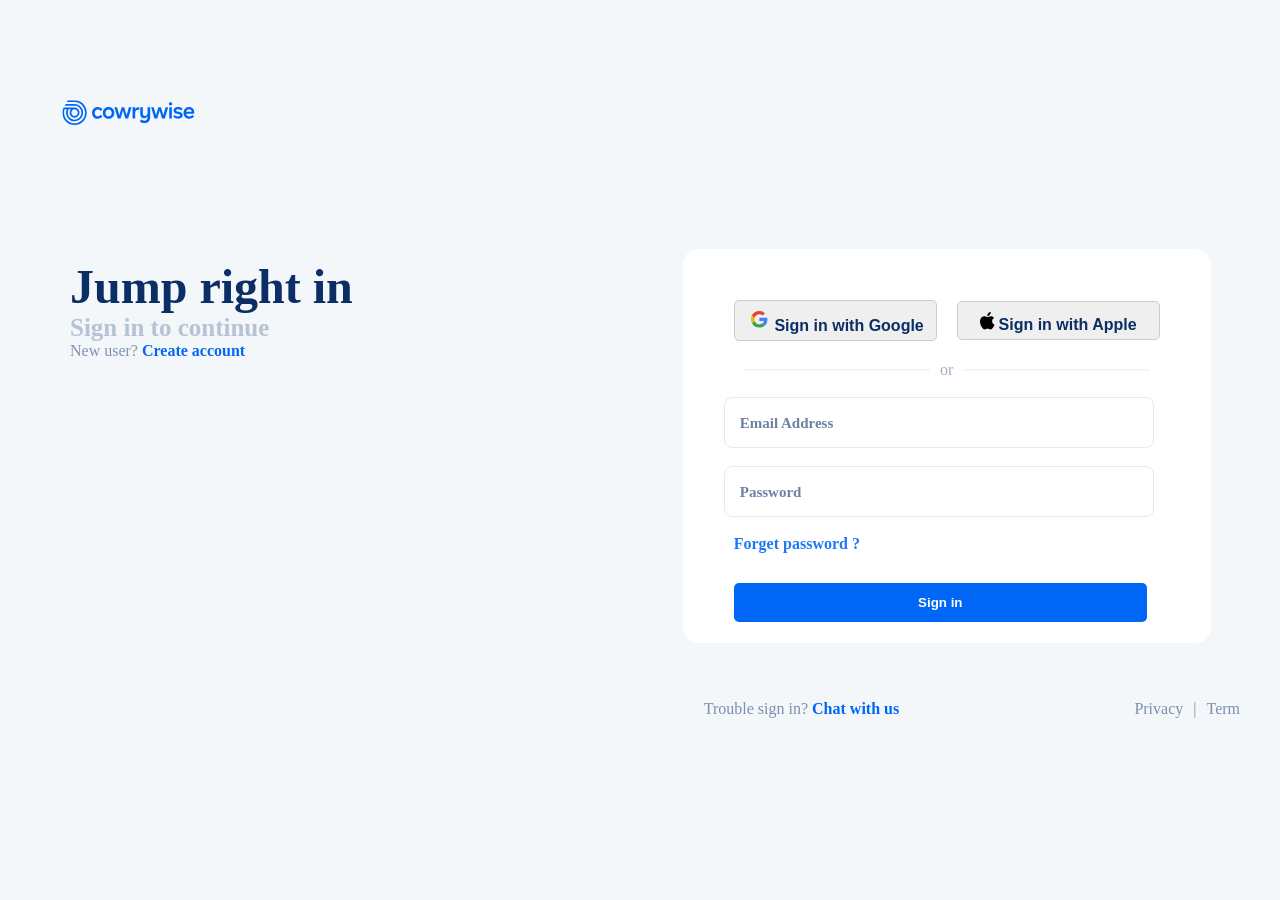
<file: signin.html>
<!DOCTYPE html>
<html lang="en">
<head>
    <meta charset="UTF-8">
    <meta name="viewport" content="width=device-width, initial-scale=1.0">
    <title>Sign in page</title>
    <link rel="preconnect" href="https://fonts.googleapis.com">
<link rel="preconnect" href="https://fonts.gstatic.com" crossorigin>
<link href="https://fonts.googleapis.com/css2?family=Google+Sans:ital,opsz,wght@0,17..18,400..700;1,17..18,400..700&family=Poppins:ital,wght@0,100;0,200;0,300;0,400;0,500;0,600;0,700;0,800;0,900;1,100;1,200;1,300;1,400;1,500;1,600;1,700;1,800;1,900&display=swap" rel="stylesheet">
</head>
<style>
    *{
        margin: 0px;
        padding: 0px;
        box-sizing: border-box;
    }
    body{
        background-color: #f4f7fa;
    }
    .img-fluid{
        margin-top: 100px;
        margin-left: 50px;
    }
    .img-fluid img{
        font-size: 16px;
    }
    .card-body{
        margin-top: 120px;
        margin-left: 60px;
        display: flex;
        gap: 20em;
        font-family: 'Poppins' sans-serif;
    }
    .left-page{
        display: inline;
        padding: 10px;
        font-family: 'Poppins' sans-serif;
    }
    .left-page h3{
        font-size: 48px;
        color: #0a2e65;
    

    }
    .left-page h5{
        font-size: 25px;
        color: #b7c3d3;
        font-weight: 700;
    }
    .left-page span{
        font-size: 16px;
        color:#8094b0 ;
        font-weight: 400;

    }
    .left-page span a{
        text-decoration: none;
        color:#0468f5 ;
        font-weight: 700;
    }
    .font-tag{
        background-color: #fff;
        border: 1px solid #fff;
        border-radius: 15px;
        padding-top: 20px;
        padding-left: 20px;
        padding-right: 20px;
        padding-bottom: 60px;
        width: 100%;
        max-width: 33em;
       
    }
    .button{
        margin-top: 30px;
        margin-left: 30px;
        margin-right: 30px;
        display: flex;
        justify-content:space-between ;
        align-items: center;
        text-align: center;
        gap: 20px;
    }
    .google{
        width: 50%;
        padding: 5px;
        justify-content: space-around;
        align-items: center;
        text-align: center;
        border: 1px solid #ccc;
        border-radius: 5px;
        
    }
    .google img{
        justify-content: center;
        
    }
    .google span{
        font-size: 16px;
        font-weight: 600;
        justify-content: center;
        align-items: center;
        color: #0a2e65;
    }
    .apple{
        width: 50%;
        padding: 5px;
        border: 1px solid #ccc;
        border-radius: 5px;
       
       
    }
    .apple img{
         justify-content: center;
        padding-top: 5px;
    }
    .apple span{
          font-size: 16px;
        font-weight: 600;
        padding-bottom: 10px;
        justify-content: center;
        align-items: center;
        color: #0a2e65;
    }
    .text-divider{
        display:flex;
        justify-content: center;
        align-items: center;
        gap: 10px;
        margin-top: 20px;
         padding: 0px 40px;
        
    }
    .text-divider hr{
        width: 100%;
        border: 1px solid #f3f4f7; 
    }
    .text-divider span{
        color: #a0aec3;
    }
     :root{
    --accent:#0b66ff;
    --muted:#6c82a3;
  }

  .field {
    position: relative;
    margin: 18px 0;
    padding-left: 20px;
    width: 450px;
  }

  .field input {
    width: 100%;
    padding: 14px 12px;
    padding-top: 18px; 
    border: 1px solid #e6e9ef;
    border-radius: 8px;
    font-size: 15px;
    outline: none;
    transition: border-color .15s, box-shadow .15s;
    background: #fff;
  }

  .field input:focus {
    border-color: var(--accent);
    box-shadow: 0 6px 18px rgba(11,102,255,0.08);
  }

  .field .legend {
    position: absolute;
    left: 30px;
    top: 50%;
    transform: translateY(-50%);
    color: var(--muted);
    font-size: 15px;
    font-weight: 600;
    pointer-events: none;
    transition: transform .15s ease, font-size .15s ease, top .15s ease, color .15s;
    background-color: #ffffff;
    padding: 0 6px;
  }


  .field input:focus + .legend,
  .field input:not(:placeholder-shown) + .legend {
    top: -8px;
    transform: none;
    font-size: 12px;
    color: var(--accent);
  }

  
  .field.filled .legend {
    top: -8px;
    transform: none;
    font-size: 12px;
    color: var(--accent);
  }
  .field-set{
     position: relative;
    margin: 18px 0;
    padding-left: 20px;
    width: 450px;
  }
  .field-set input{
    width: 100%;
    padding: 14px 12px;
    padding-top: 18px; /* leave room for the floating label */
    border: 1px solid #e6e9ef;
    border-radius: 8px;
    font-size: 15px;
    outline: none;
    transition: border-color .15s, box-shadow .15s;
    background: #fff;
  }
  .field-set input:focus{
        border-color: var(--accent);
    box-shadow: 0 6px 18px rgba(11,102,255,0.08);
  }
  .field-set .legend-page{
    position: absolute;
    left: 30px;
    top: 50%;
    transform: translateY(-50%);
    color: var(--muted);
    font-size: 15px;
    font-weight: 600;
    pointer-events: none;
    transition: transform .15s ease, font-size .15s ease, top .15s ease, color .15s;
    background-color: #ffffff;
    padding: 0 6px;
  }
  .field-set input:focus + .legend-page,
  .field-set input:not(:placeholder-shown) + .legend-page {
    top: -8px;
    transform: none;
    font-size: 12px;
    color: var(--accent);
  }
  .field-set.filled .legend-page {
    top: -8px;
    transform: none;
    font-size: 12px;
    color: var(--accent);
  }
  
   .forget a{
    text-decoration: none;
    font-family:'rency' sans-serif;
    font-size: 16px;
    font-weight: 600;
    color: #1e78f6;
    margin-left: 30px;
   }
   .brn-check{
    width: 100%;
    font-family: 'rency'poppins,sans-serif;
    
   }
   .btn-check button{
    width: 85%;
    padding: 12px;
    margin-top: 30px;
    margin-left: 30px;
    margin-right: 30px;
    background-color:#0066f5 ;
    color:#fff ;
    border: 1px #0066f5;
    border-radius: 5px;
    text-align: center;
    font-weight: 600;
   }
    .progress {
        position: absolute;
        top: 700px;
    }
    .progress span{
        color: #7c8fae;
    }
    .progress a{
        text-decoration: none;
        font-size: 16px;
        font-weight: 700;
        color: #0066f5;
    }
    .header{
        display: flex;
        gap: 10px;
        position: absolute;
        top: 700px;
        right: 40px;
    }
    .header p{
        color: #7c8fae;
    }
    /* .lead{
        margin: 10px;
        width: 5%;
        height: 0.1%;
        border-radius: 50%;
        object-fit: cover;
        display: flex;
        position: absolute;
        top: 700px;
        right: 5%;
    }
      .lead img{
        transform: ;
      } */


/* responsiveness design */

/* Small screens (Mobile) - 320px to 480px */
@media (max-width: 480px) { 
    .img-fluid {
        margin-top: 50px;
        margin-left: 20px;
    }
    
    .card-body {
        flex-direction: column;
        margin-top: 40px !important;
        margin-left: 20px !important;
        gap: 20px !important;
    }
    
    .left-page h3 {
        font-size: 28px;
    }
    
    .left-page h5 {
        font-size: 16px;
    }
    
    .left-page span {
        font-size: 14px;
    }
    
    .font-tag {
        padding: 20px 15px 40px 15px;
        max-width: 100%;
        width: 90vw;
    }
    
    .button {
        flex-direction: column;
        margin: 20px 0;
        gap: 10px;
    }
    
    .google, .apple {
        width: 100%;
        padding: 10px 5px;
    }
    
    .google img, .apple img {
        width: 16px;
        height: auto;
    }
    
    .google span, .apple span {
        font-size: 14px;
    }
    
    .field, .field-set {
        width: 100%;
        padding-left: 15px;
    }
    
    .text-divider {
        padding: 0 15px;
    }
    
    .forget a {
        margin-left: 15px;
        font-size: 14px;
    }
    
    .btn-check button {
        width: 90%;
        margin-left: 15px;
        margin-right: 15px;
        padding: 10px;
        font-size: 14px;
    }
    
    .progress {
        top: auto;
        margin-top: 20px;
        margin-left: 15px;
        font-size: 12px;
    }
    
    .progress a {
        font-size: 12px;
    }
    
    .header {
        position: relative;
        top: auto;
        right: auto;
        margin-top: 10px;
        margin-left: 15px;
        font-size: 12px;
    }
}

/* Medium screens (Tablet) - 481px to 768px */
@media (min-width: 481px) and (max-width: 768px) {
    .img-fluid {
        margin-top: 80px;
        margin-left: 30px;
    }
    
    .card-body {
        margin-left: 30px;
        gap: 15em;
    }
    
    .left-page h3 {
        font-size: 36px;
    }
    
    .left-page h5 {
        font-size: 20px;
    }
    
    .font-tag {
        max-width: 28em;
        padding: 20px;
    }
    
    .field, .field-set {
        width: 100%;
        max-width: 350px;
    }
    
    .button {
        margin: 20px 0;
        gap: 15px;
    }
}

/* Large screens (Desktop) - 769px and above */
@media (min-width: 769px) {
    .img-fluid {
        margin-top: 100px;
        margin-left: 50px;
    }
    
    .card-body {
        margin-top: 120px;
        margin-left: 60px;
        gap: 20em;
    }
    
    .left-page h3 {
        font-size: 48px;
    }
    
    .left-page h5 {
        font-size: 25px;
    }
    
    .font-tag {
        max-width: 33em;
        padding: 20px;
    }
    
    .field, .field-set {
        width: 450px;
    }
    
    .btn-check button {
        width: 85%;
    }
}
    
    
    
   
</style>
<body>
    
    <div class="img-fluid">
        <img src="/My Cowrywise _ Log In/download (2).svg" alt="">
    </div>
    <div class=" card-body">
        <div class=" left-page">
            <h3>Jump right in</h3>
            <h5>Sign in to continue</h5>
            <span>New user? <a href="./signup.html">Create account</a></span>
        </div>
        <div class="font-tag">
          <form action="">
            <div class="button">
            <button class="google">
                <img src="/My Cowrywise _ Log In/download (6).svg" alt="google logo">
                <span>Sign in with Google</span>
            </button>
            <button class="apple"> 
                <img src="/My Cowrywise _ Log In/download (9).svg" alt="">
                <span>Sign in with Apple</span>
            </button>
            </div>
            <div class="text-divider">
                <hr class="first">
                <span>or</span>
                <hr class="shadow">
            </div>
            <div class="field">
           <input id="email1" type="email" placeholder=" " aria-label="Email Address" />
          <span class="legend">Email Address</span>
        </div>
           
            <div class="field-set">
                <input type="password" placeholder=" " aria-label="Password">
                <span class="legend-page">Password</span>
            </div>
            <div class="forget">
                <a href="#">Forget password ?</a>
            </div>
            <div class=" btn-check">
                <button>Sign in</button>
            </div>
          </form>
          <div class="progress">
         <span>Trouble sign in? <a href="#">Chat with us </a></span>
         
         </div>
         <div class="header">
            <p>Privacy</p>
         <p>|</p>
         <p>Term</p>
         </div>
        </div>
        
       </div>
       <!-- <div class="img-tag">
        <img src="/My Cowrywise _ Log In/imgi_1_a5971d1b1fbb04e757204fbf07553916.png" alt="logo" class="lead">
       </div> -->
            
    <script>
  
  document.querySelectorAll('.field input').forEach(input=>{
    const parent = input.parentElement;
    function toggle(){
      if(input.value.trim() !== '') parent.classList.add('filled');
      else parent.classList.remove('filled');
    }
    input.addEventListener('input', toggle);
    // initialize
    toggle();
  });
</script>
</body>
</html>
</file>
